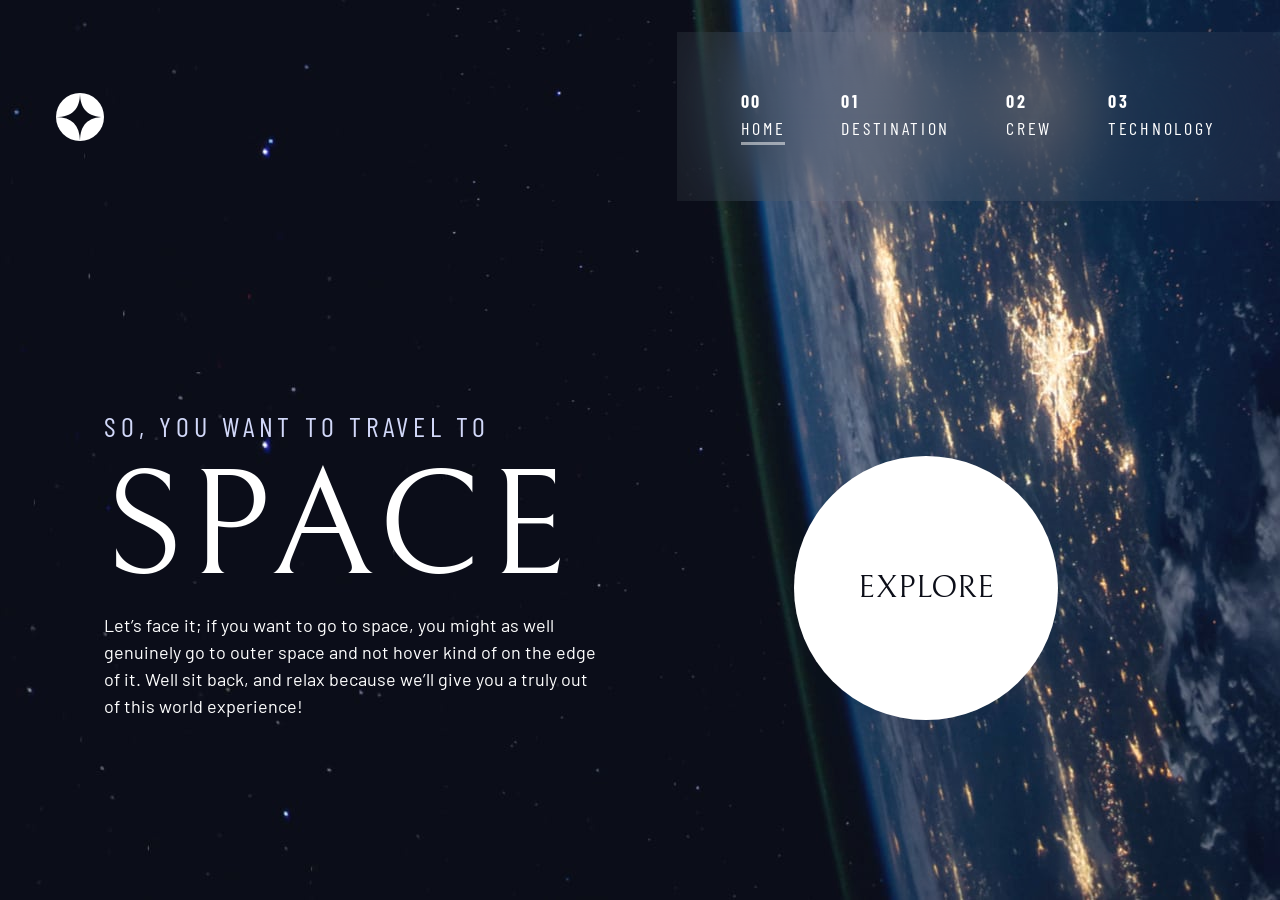
<file: index.html>
<!DOCTYPE html>
<html lang="en">
<head>
  <meta charset="UTF-8">
  <meta name="viewport" content="width=device-width, initial-scale=1.0">

  <link rel="icon" type="image/png" sizes="32x32" href="./assets/favicon-32x32.png">
  <!-- Google fonts -->
  <link rel="preconnect" href="https://fonts.googleapis.com">
  <link rel="preconnect" href="https://fonts.gstatic.com" crossorigin>
  <link href="https://fonts.googleapis.com/css2?family=Barlow+Condensed:wght@400;700&family=Bellefair&family=Barlow:wght@400;700&display=swap"
      rel="stylesheet">
      
  <!-- Our custom CSS -->
  <link rel="stylesheet" href="index.css">
  <title>Frontend Mentor | Space tourism website</title>
  <script src="index.js" defer></script>
</head>
<body class="home">
  
  <header class="primary-header flex">
    <div>
      <img src="./assets/shared/logo.svg" alt="space tourism logo" class="logo">
    </div>
    <button class="mobile-nav-toggle" aria-controls="primary-navigation"><span aria-expanded="false" class="sr-only">Menu</span></button>
    <nav>
        <ul id="primary-navigation" data-visible="false" class="primary-navigation underline-indicators flex">
            <li class="active"><a class="ff-sans-cond uppercase text-white letter-spacing-2" href="index.html"><span>00</span>Home</a></li>
            <li><a class="ff-sans-cond uppercase text-white letter-spacing-2" href="destination.html"><span>01</span>Destination</a></li>
            <li><a class="ff-sans-cond uppercase text-white letter-spacing-2" href="crew.html"><span>02</span>Crew</a></li>
            <li><a class="ff-sans-cond uppercase text-white letter-spacing-2" href="technology.html"><span>03</span>Technology</a></li>
        </ul>
    </nav>
  </header>

  <div class="grid-container grid-container--home">
    <div>
      <h1 class="text-accent fs-500 ff-sans-cond uppercase letter-spacing-1">So, you want to travel to
      <span class=" d-block fs-900 ff-serif text-white">Space</span></h1>
      <p>Let’s face it; if you want to go to space, you might as well genuinely go to 
      outer space and not hover kind of on the edge of it. Well sit back, and relax 
      because we’ll give you a truly out of this world experience! </p>
    </div>
    <div>
      <a href="#" class="large-button uppercase ff-serif fs-600 text-dark bg-white">Explore</a>
    </div>
  </div>

</body>
</html>
</file>
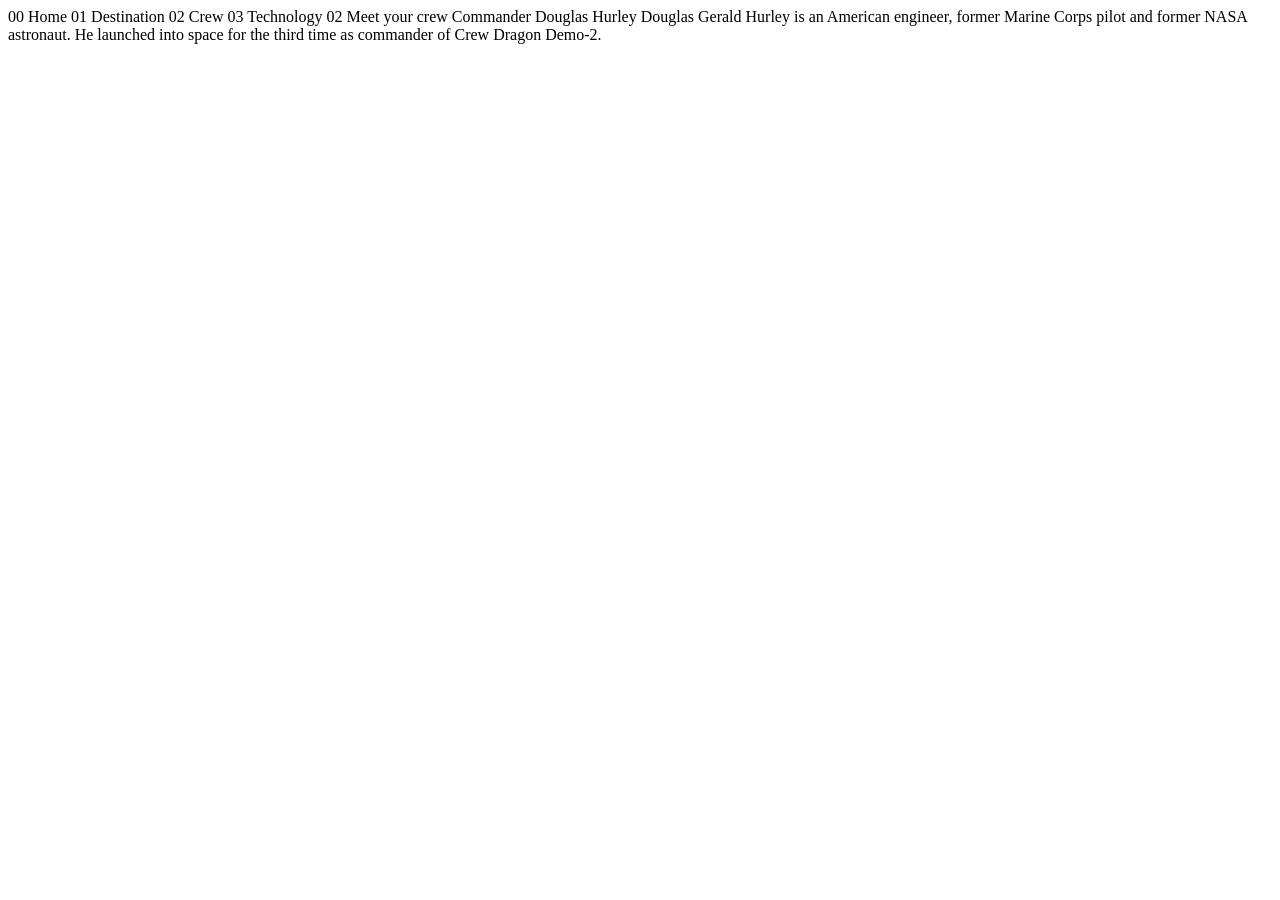
<file: crew-commander.html>
<!DOCTYPE html>
<html lang="en">
<head>
  <meta charset="UTF-8">
  <meta name="viewport" content="width=device-width, initial-scale=1.0">

  <link rel="icon" type="image/png" sizes="32x32" href="./assets/favicon-32x32.png">
  
  <title>Frontend Mentor | Space tourism website</title>
</head>
<body>

  00 Home
  01 Destination
  02 Crew
  03 Technology

  02 Meet your crew

  Commander
  Douglas Hurley

  Douglas Gerald Hurley is an American engineer, former Marine Corps pilot 
  and former NASA astronaut. He launched into space for the third time as 
  commander of Crew Dragon Demo-2.
</body>
</html>
</file>
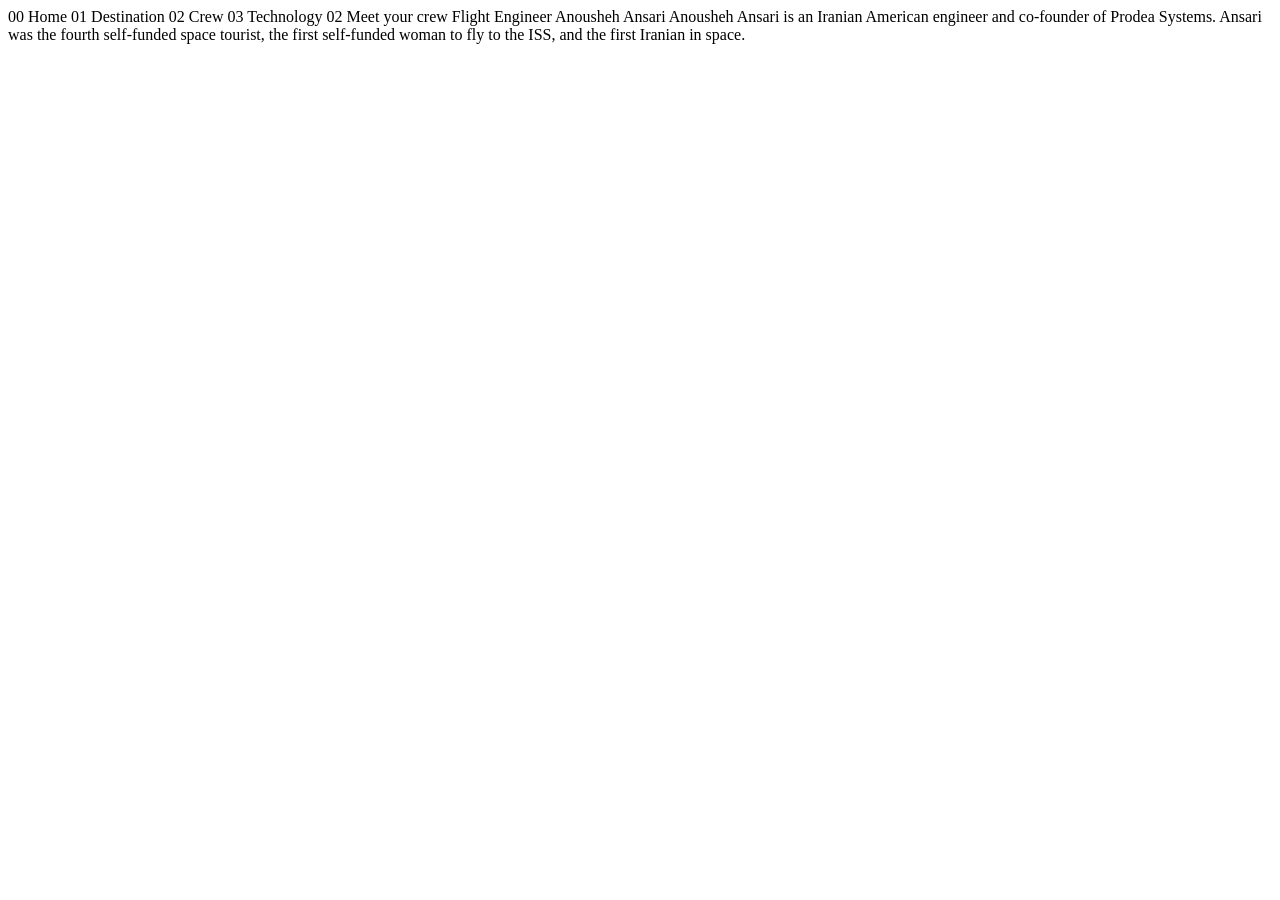
<file: crew-engineer.html>
<!DOCTYPE html>
<html lang="en">
<head>
  <meta charset="UTF-8">
  <meta name="viewport" content="width=device-width, initial-scale=1.0">

  <link rel="icon" type="image/png" sizes="32x32" href="./assets/favicon-32x32.png">
  
  <title>Frontend Mentor | Space tourism website</title>
</head>
<body>

  00 Home
  01 Destination
  02 Crew
  03 Technology

  02 Meet your crew

  Flight Engineer
  Anousheh Ansari

  Anousheh Ansari is an Iranian American engineer and co-founder of Prodea Systems. 
  Ansari was the fourth self-funded space tourist, the first self-funded woman to 
  fly to the ISS, and the first Iranian in space. 
</body>
</html>
</file>
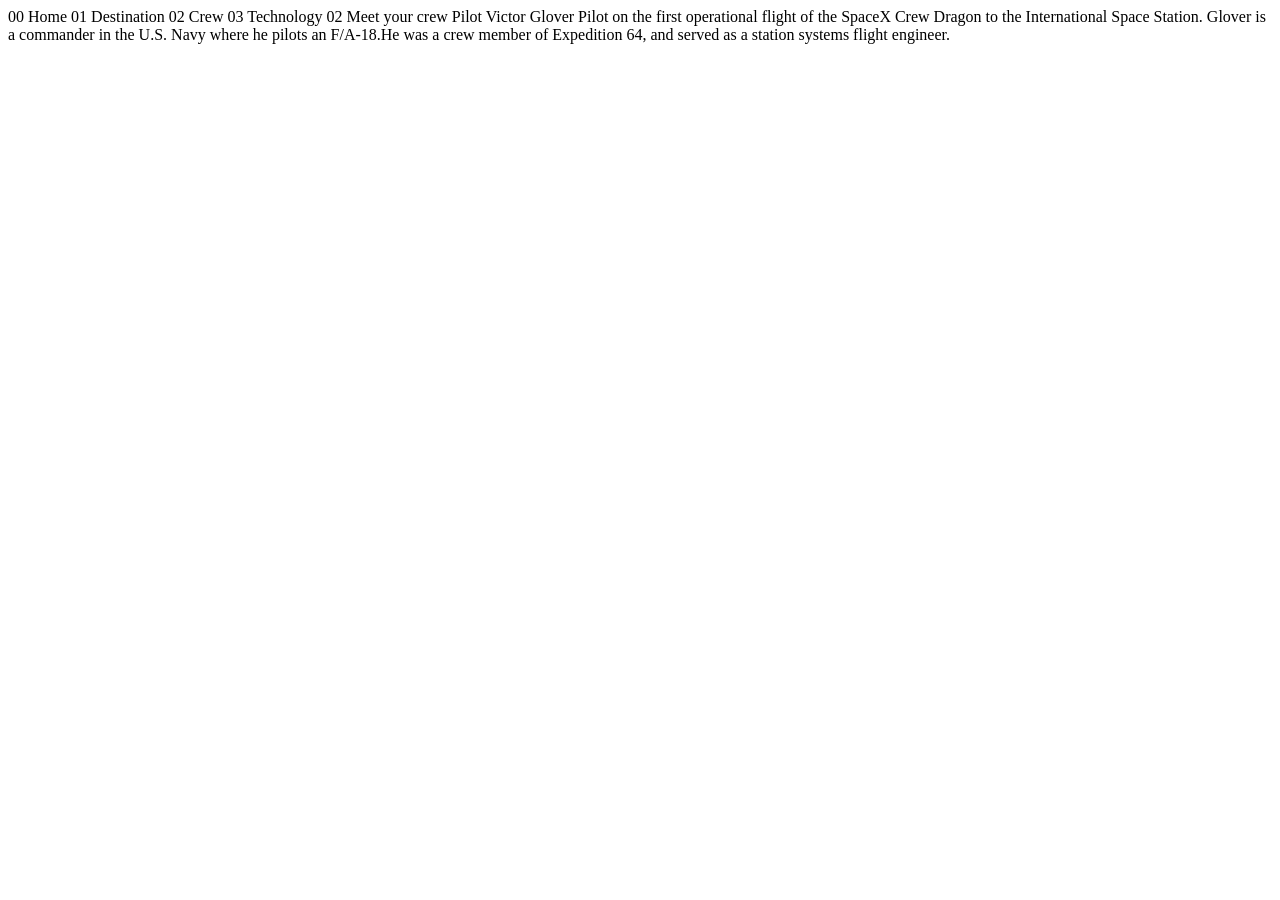
<file: crew-pilot.html>
<!DOCTYPE html>
<html lang="en">
<head>
  <meta charset="UTF-8">
  <meta name="viewport" content="width=device-width, initial-scale=1.0">

  <link rel="icon" type="image/png" sizes="32x32" href="./assets/favicon-32x32.png">
  
  <title>Frontend Mentor | Space tourism website</title>
</head>
<body>

  00 Home
  01 Destination
  02 Crew
  03 Technology

  02 Meet your crew

  Pilot
  Victor Glover

  Pilot on the first operational flight of the SpaceX Crew Dragon to the 
  International Space Station. Glover is a commander in the U.S. Navy where 
  he pilots an F/A-18.He was a crew member of Expedition 64, and served as a 
  station systems flight engineer. 
</body>
</html>
</file>
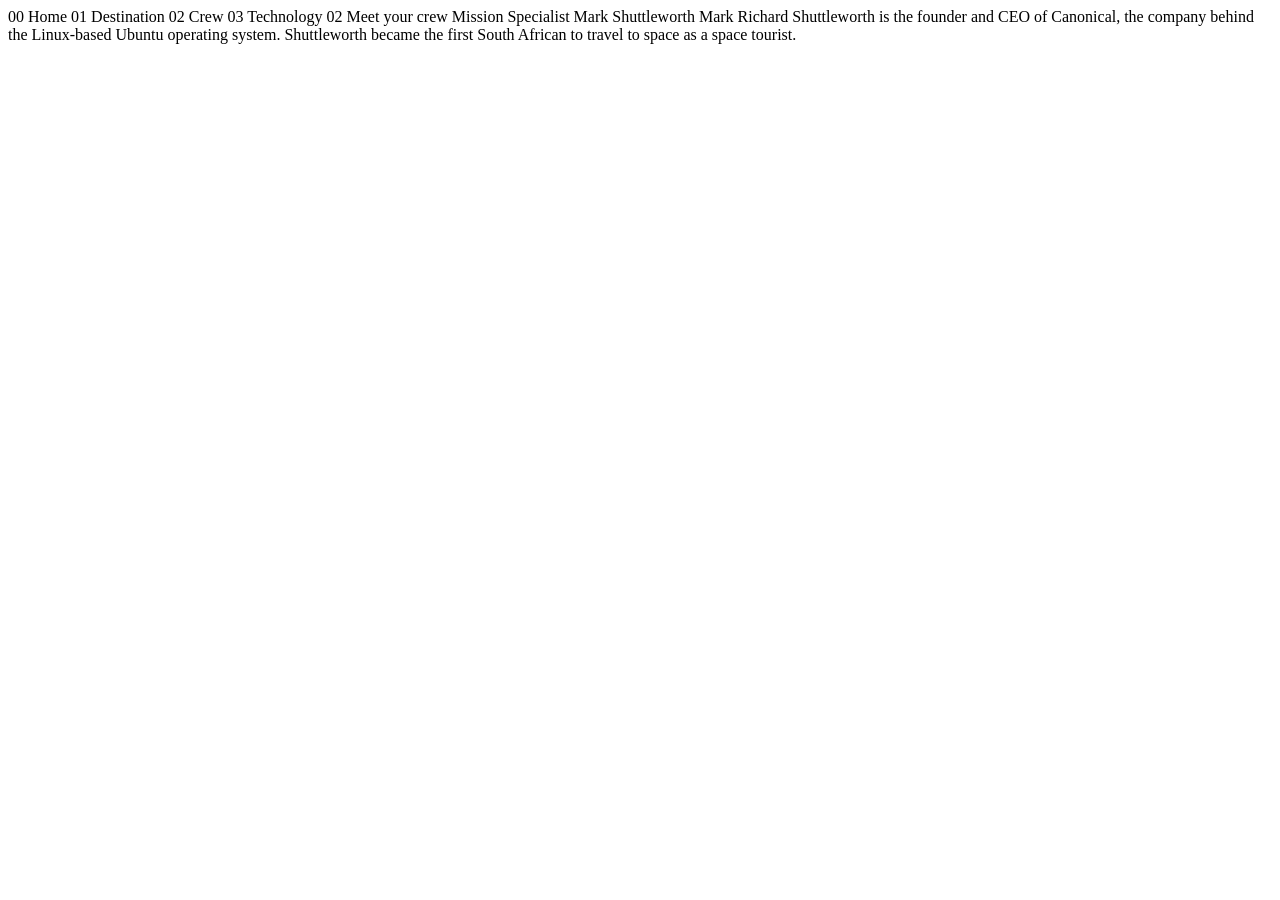
<file: crew-specialist.html>
<!DOCTYPE html>
<html lang="en">
<head>
  <meta charset="UTF-8">
  <meta name="viewport" content="width=device-width, initial-scale=1.0">

  <link rel="icon" type="image/png" sizes="32x32" href="./assets/favicon-32x32.png">
  
  <title>Frontend Mentor | Space tourism website</title>
</head>
<body>

  00 Home
  01 Destination
  02 Crew
  03 Technology

  02 Meet your crew

  Mission Specialist
  Mark Shuttleworth

  Mark Richard Shuttleworth is the founder and CEO of Canonical, the company behind 
  the Linux-based Ubuntu operating system. Shuttleworth became the first South 
  African to travel to space as a space tourist.
</body>
</html>
</file>
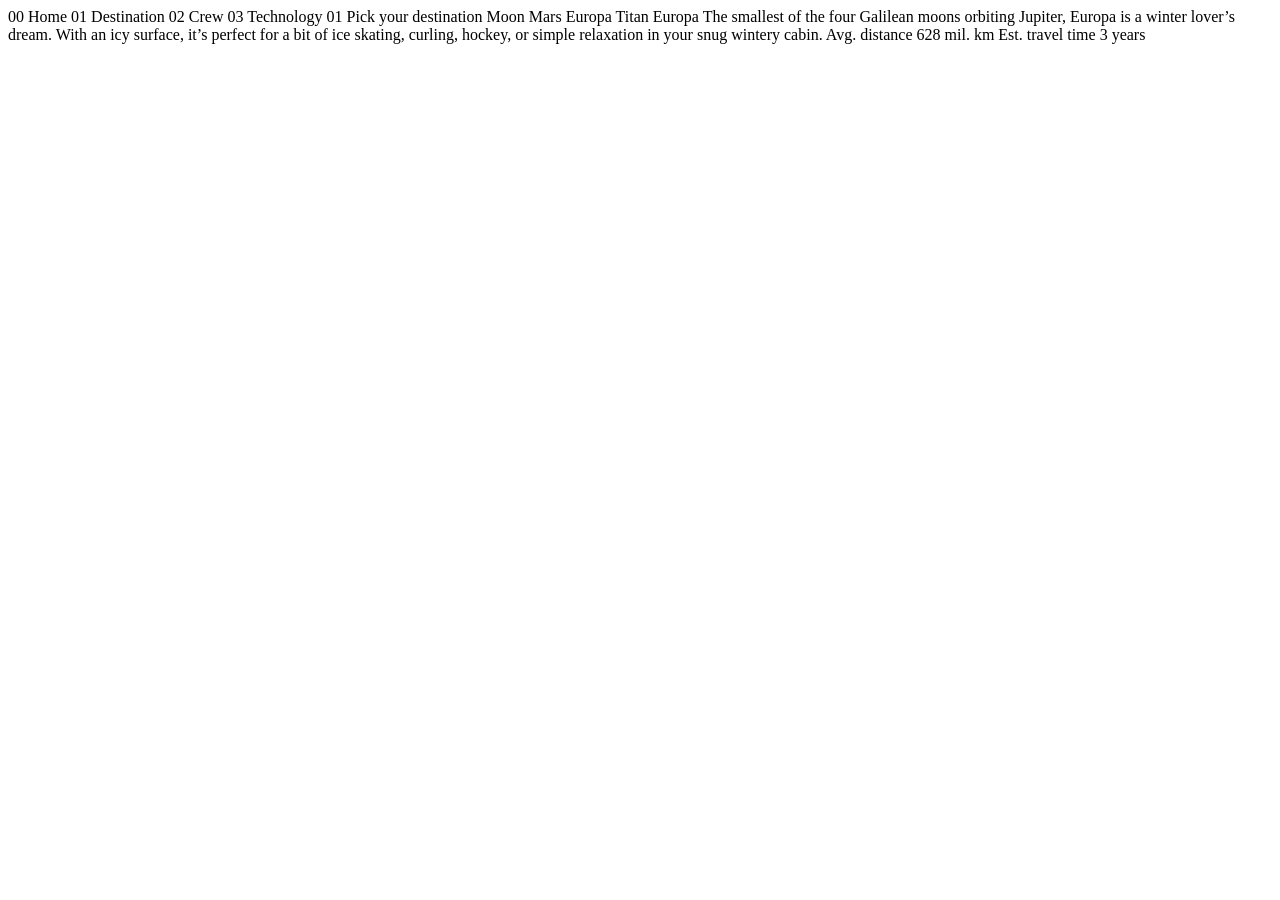
<file: destination-europa.html>
<!DOCTYPE html>
<html lang="en">
<head>
  <meta charset="UTF-8">
  <meta name="viewport" content="width=device-width, initial-scale=1.0">

  <link rel="icon" type="image/png" sizes="32x32" href="./assets/favicon-32x32.png">
  
  <title>Frontend Mentor | Space tourism website</title>
</head>
<body>

  00 Home
  01 Destination
  02 Crew
  03 Technology

  01 Pick your destination

  Moon
  Mars
  Europa
  Titan

  Europa

  The smallest of the four Galilean moons orbiting Jupiter, Europa is a 
  winter lover’s dream. With an icy surface, it’s perfect for a bit of 
  ice skating, curling, hockey, or simple relaxation in your snug 
  wintery cabin.

  Avg. distance
  628 mil. km

  Est. travel time
  3 years
</body>
</html>
</file>
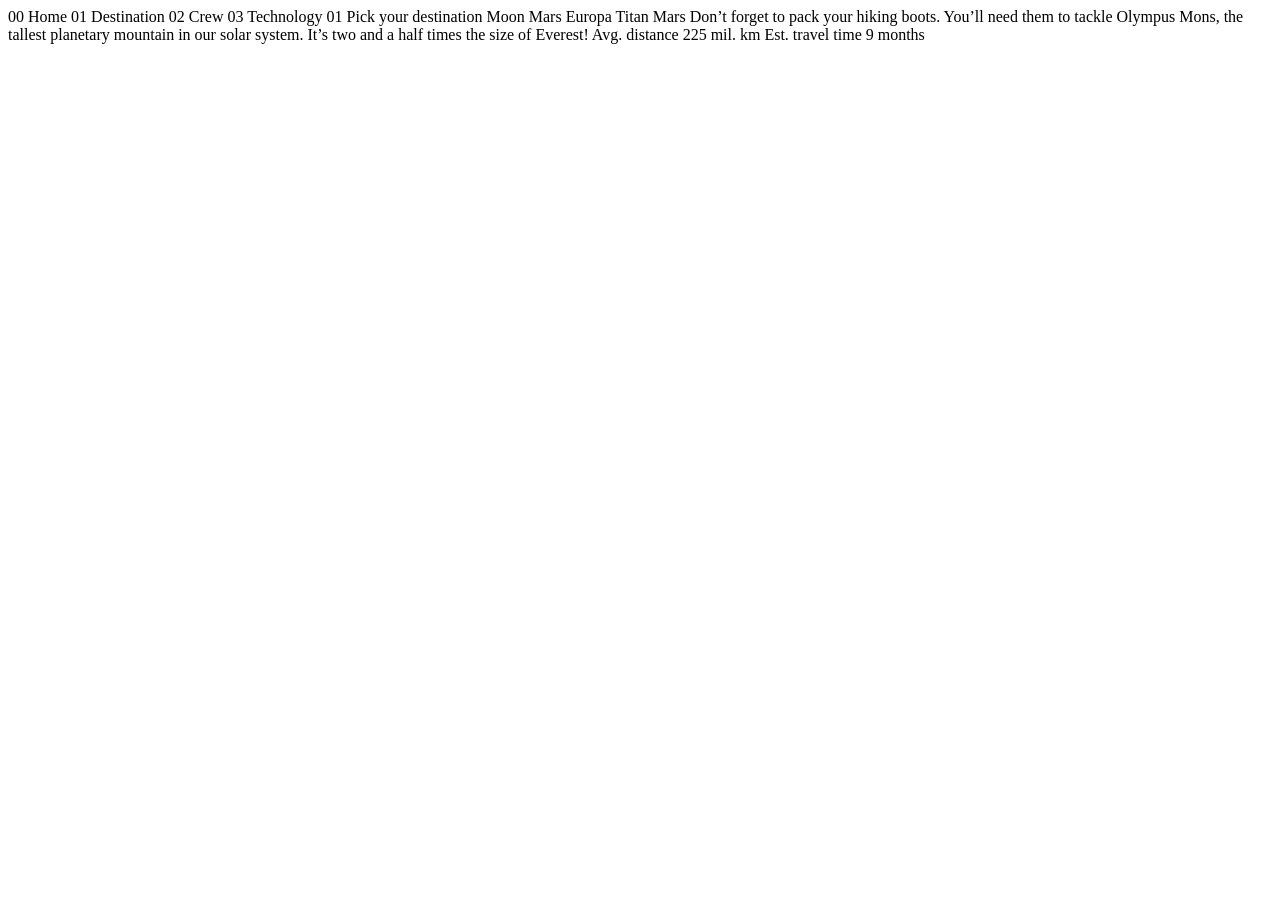
<file: destination-mars.html>
<!DOCTYPE html>
<html lang="en">
<head>
  <meta charset="UTF-8">
  <meta name="viewport" content="width=device-width, initial-scale=1.0">

  <link rel="icon" type="image/png" sizes="32x32" href="./assets/favicon-32x32.png">
  
  <title>Frontend Mentor | Space tourism website</title>
</head>
<body>

  00 Home
  01 Destination
  02 Crew
  03 Technology

  01 Pick your destination

  Moon
  Mars
  Europa
  Titan

  Mars

  Don’t forget to pack your hiking boots. You’ll need them to tackle Olympus Mons, 
  the tallest planetary mountain in our solar system. It’s two and a half times 
  the size of Everest!

  Avg. distance
  225 mil. km

  Est. travel time
  9 months
</body>
</html>
</file>
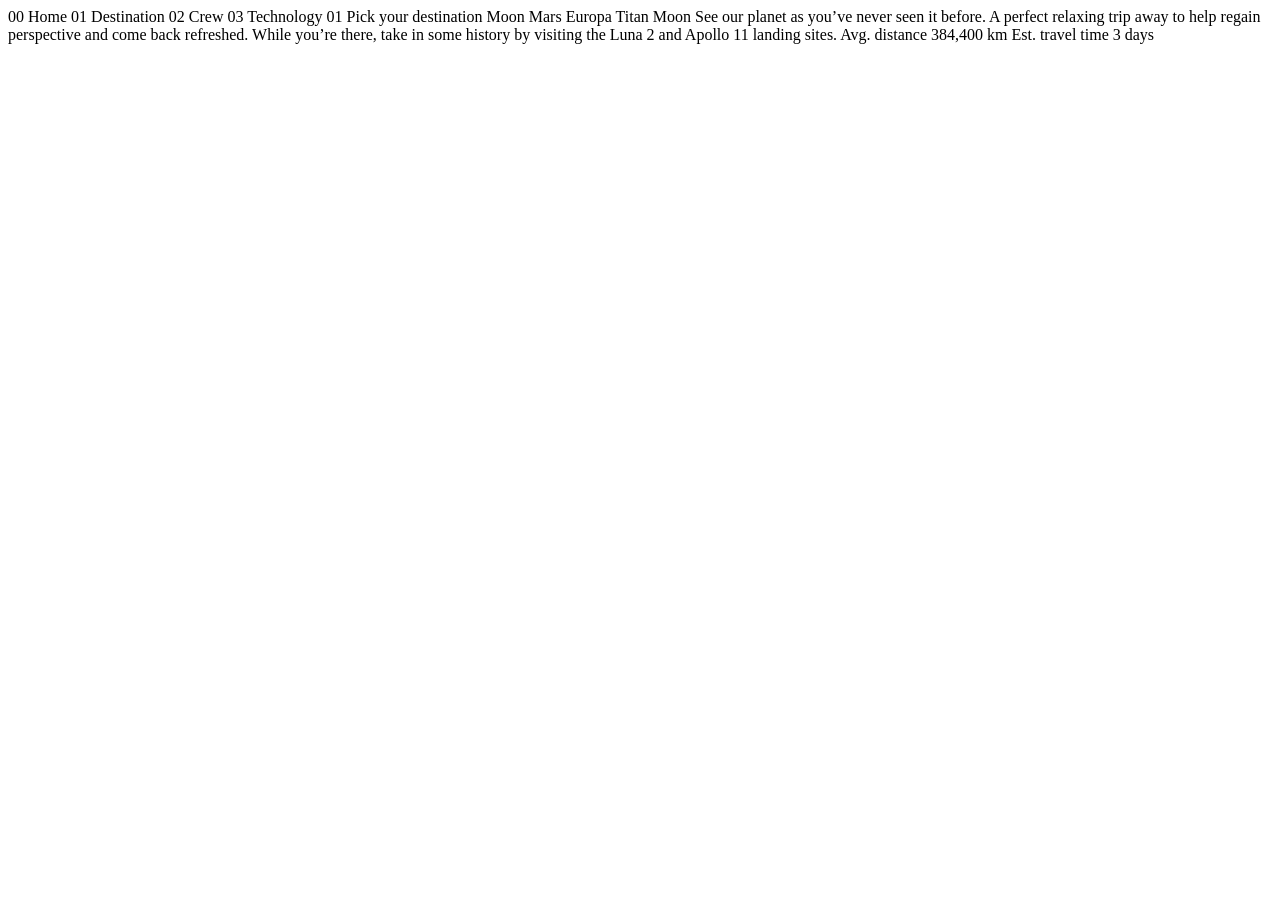
<file: destination-moon.html>
<!DOCTYPE html>
<html lang="en">
<head>
  <meta charset="UTF-8">
  <meta name="viewport" content="width=device-width, initial-scale=1.0">

  <link rel="icon" type="image/png" sizes="32x32" href="./assets/favicon-32x32.png">
  
  <title>Frontend Mentor | Space tourism website</title>
</head>
<body>

  00 Home
  01 Destination
  02 Crew
  03 Technology

  01 Pick your destination

  Moon
  Mars
  Europa
  Titan

  Moon

  See our planet as you’ve never seen it before. A perfect relaxing trip away to help 
  regain perspective and come back refreshed. While you’re there, take in some history 
  by visiting the Luna 2 and Apollo 11 landing sites.

  Avg. distance
  384,400 km

  Est. travel time
  3 days
</body>
</html>
</file>
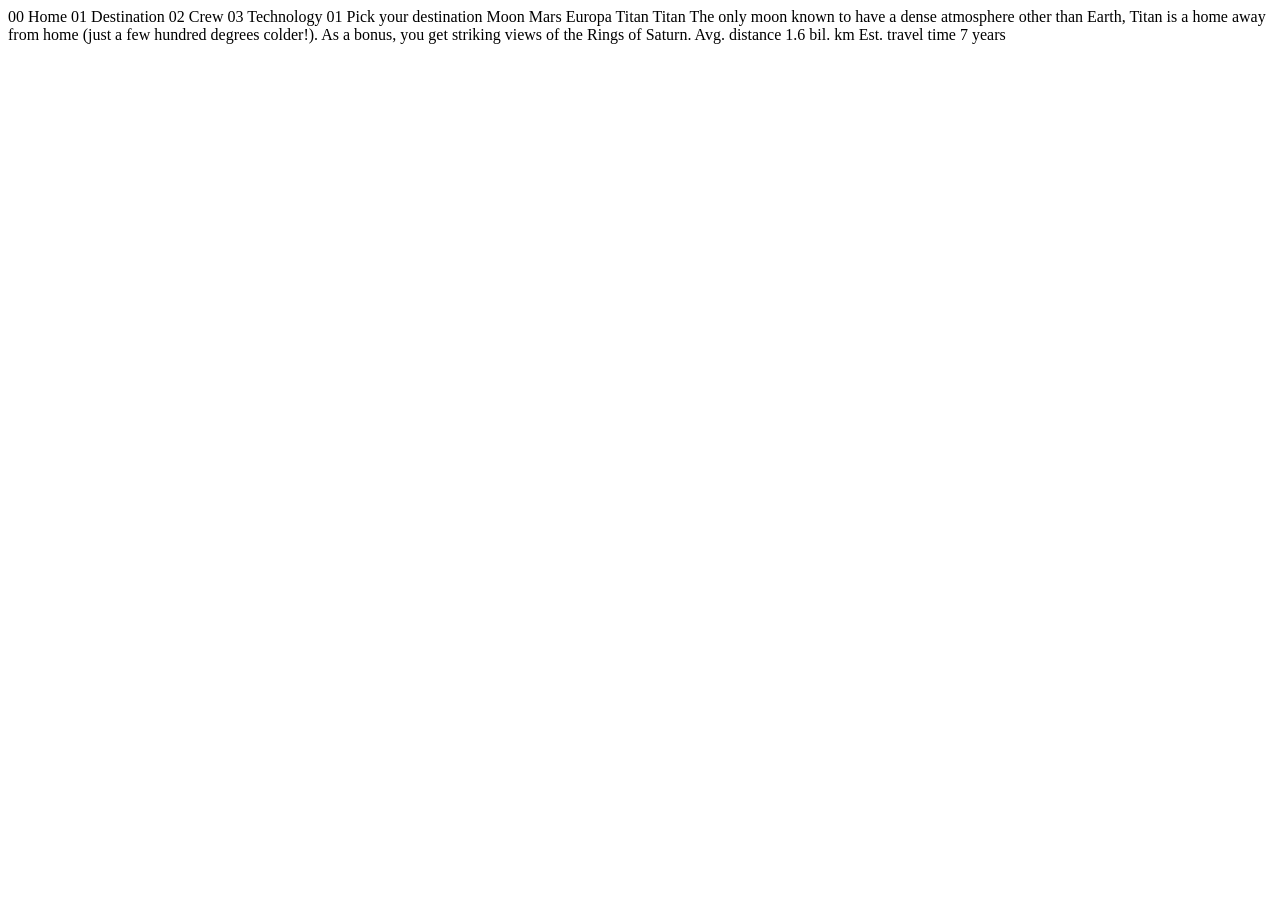
<file: destination-titan.html>
<!DOCTYPE html>
<html lang="en">
<head>
  <meta charset="UTF-8">
  <meta name="viewport" content="width=device-width, initial-scale=1.0">

  <link rel="icon" type="image/png" sizes="32x32" href="./assets/favicon-32x32.png">
  
  <title>Frontend Mentor | Space tourism website</title>
</head>
<body>

  00 Home
  01 Destination
  02 Crew
  03 Technology

  01 Pick your destination

  Moon
  Mars
  Europa
  Titan

  Titan

  The only moon known to have a dense atmosphere other than Earth, Titan 
  is a home away from home (just a few hundred degrees colder!). As a 
  bonus, you get striking views of the Rings of Saturn.

  Avg. distance
  1.6 bil. km

  Est. travel time
  7 years
</body>
</html>
</file>
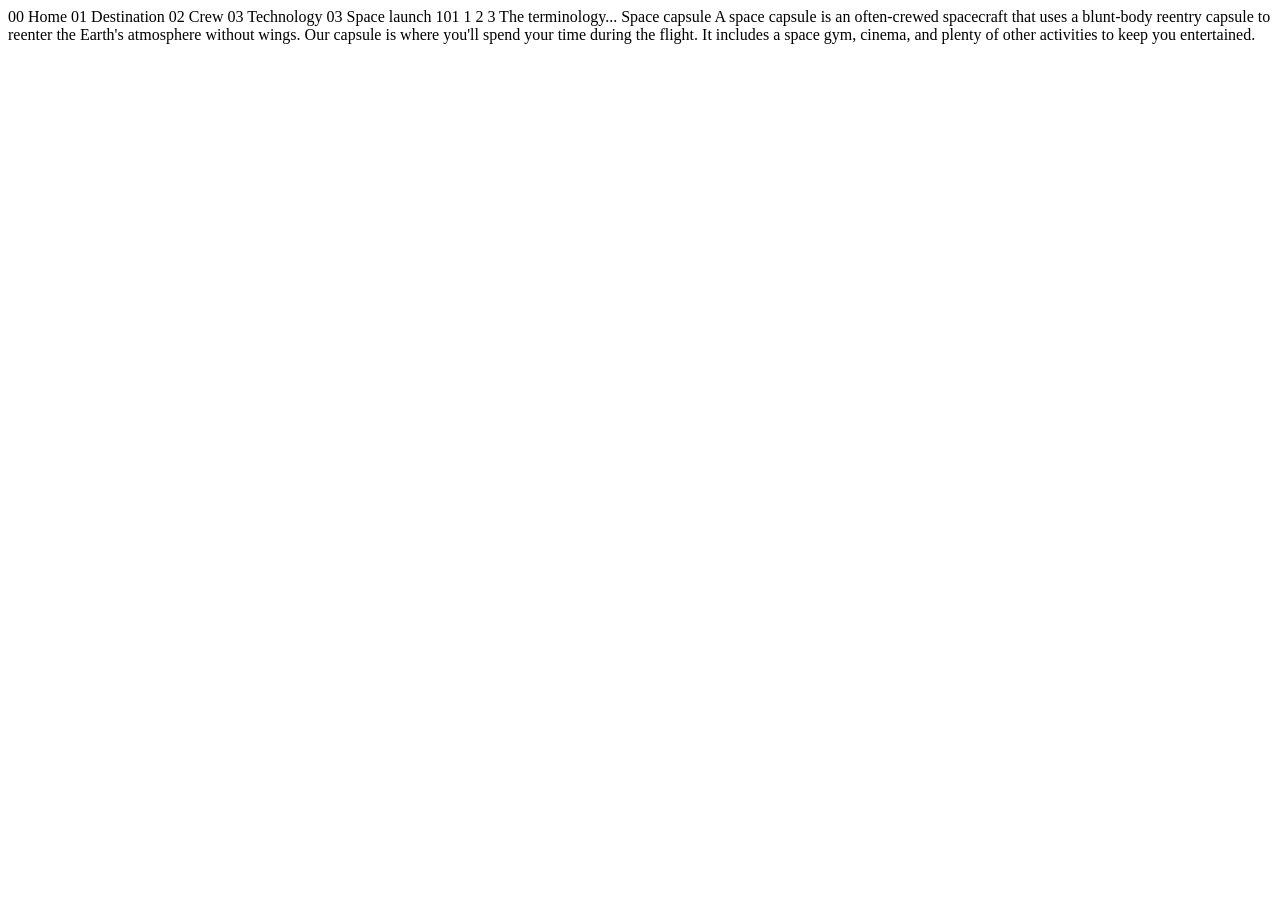
<file: technology-capsule.html>
<!DOCTYPE html>
<html lang="en">
<head>
  <meta charset="UTF-8">
  <meta name="viewport" content="width=device-width, initial-scale=1.0">

  <link rel="icon" type="image/png" sizes="32x32" href="./assets/favicon-32x32.png">
  
  <title>Frontend Mentor | Space tourism website</title>
</head>
<body>

  00 Home
  01 Destination
  02 Crew
  03 Technology

  03 Space launch 101

  1
  2
  3

  The terminology...
  Space capsule

  A space capsule is an often-crewed spacecraft that uses a blunt-body reentry 
  capsule to reenter the Earth's atmosphere without wings. Our capsule is where 
  you'll spend your time during the flight. It includes a space gym, cinema, 
  and plenty of other activities to keep you entertained.
</body>
</html>
</file>
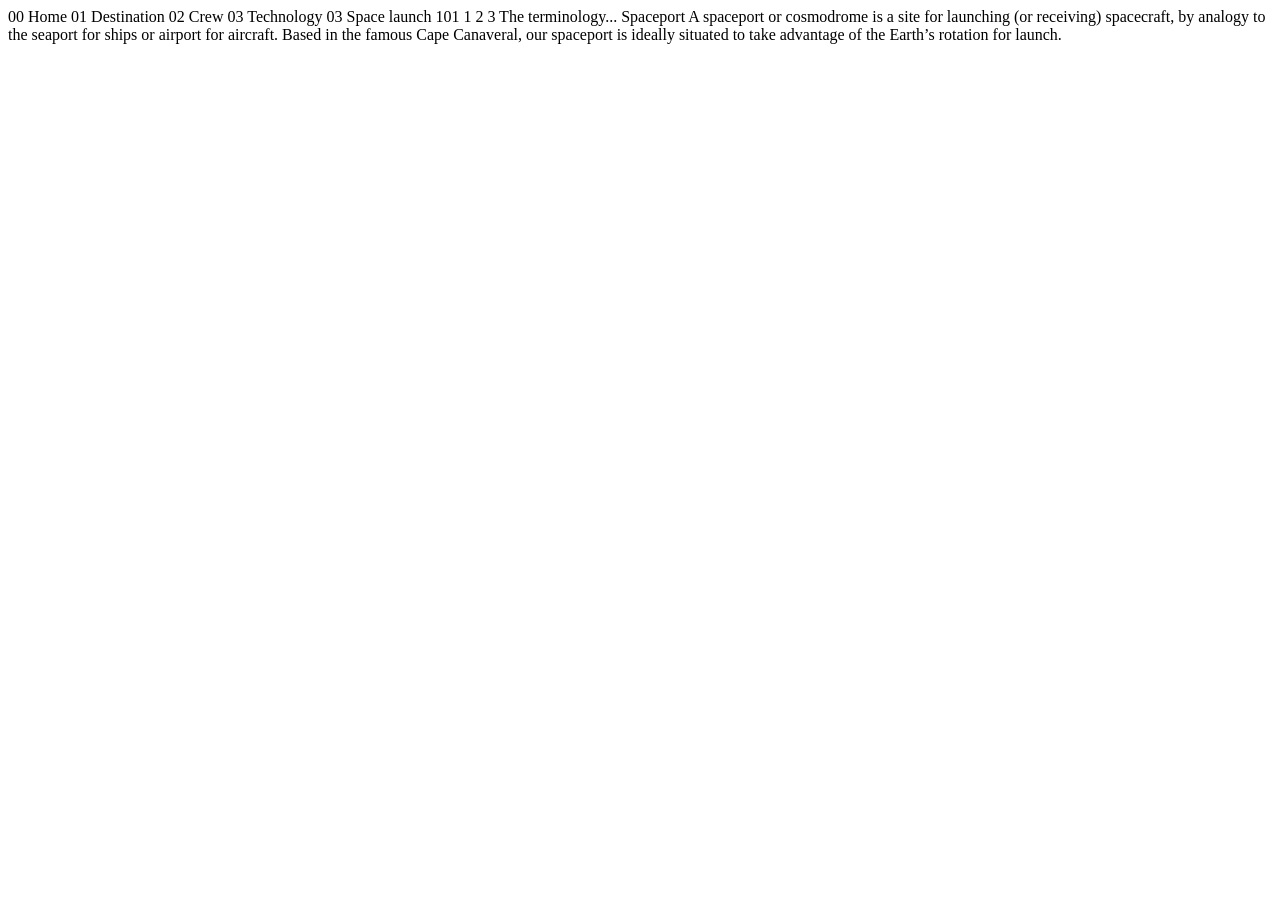
<file: technology-spaceport.html>
<!DOCTYPE html>
<html lang="en">
<head>
  <meta charset="UTF-8">
  <meta name="viewport" content="width=device-width, initial-scale=1.0">

  <link rel="icon" type="image/png" sizes="32x32" href="./assets/favicon-32x32.png">
  
  <title>Frontend Mentor | Space tourism website</title>
</head>
<body>

  00 Home
  01 Destination
  02 Crew
  03 Technology

  03 Space launch 101

  1
  2
  3

  The terminology...
  Spaceport

  A spaceport or cosmodrome is a site for launching (or receiving) spacecraft, 
  by analogy to the seaport for ships or airport for aircraft. Based in the 
  famous Cape Canaveral, our spaceport is ideally situated to take advantage 
  of the Earth’s rotation for launch.
</body>
</html>
</file>
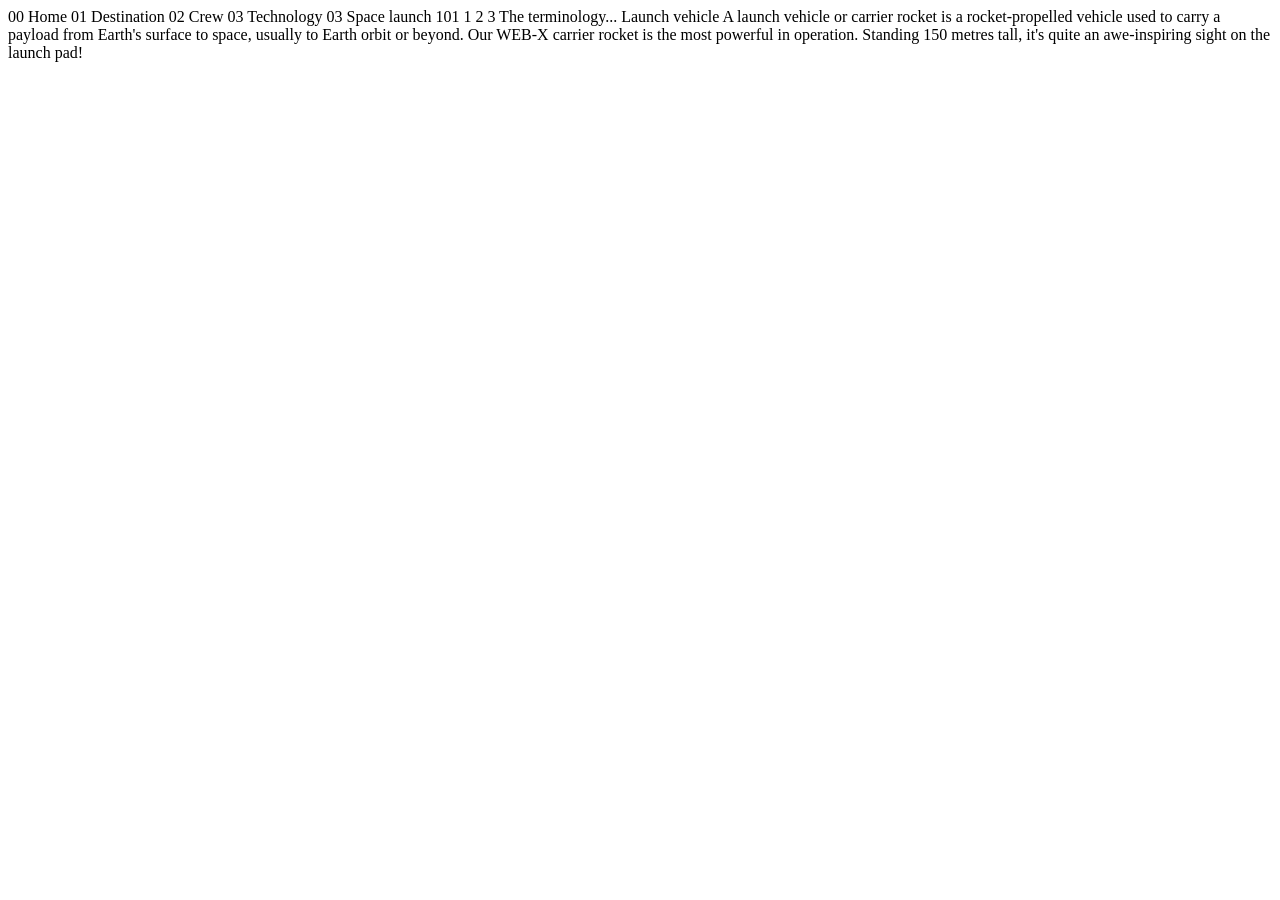
<file: technology-vehicle.html>
<!DOCTYPE html>
<html lang="en">
<head>
  <meta charset="UTF-8">
  <meta name="viewport" content="width=device-width, initial-scale=1.0">

  <link rel="icon" type="image/png" sizes="32x32" href="./assets/favicon-32x32.png">
  
  <title>Frontend Mentor | Space tourism website</title>
</head>
<body>

  00 Home
  01 Destination
  02 Crew
  03 Technology

  03 Space launch 101

  1
  2
  3

  The terminology...
  Launch vehicle

  A launch vehicle or carrier rocket is a rocket-propelled vehicle used to carry a 
  payload from Earth's surface to space, usually to Earth orbit or beyond. Our 
  WEB-X carrier rocket is the most powerful in operation. Standing 150 metres tall, 
  it's quite an awe-inspiring sight on the launch pad!
</body>
</html>
</file>
<file: index.css>
/* ------------------- */
/* Custom properties   */
/* ------------------- */

:root {
    /* colors */
    --clr-dark: 230 35% 7%;
    --clr-light: 231 77% 90%;
    --clr-white: 0 0% 100%;
    
    /* font-sizes */
    --fs-900: clamp(5rem, 8vw + 1rem, 9.375rem);
    --fs-800: 3.5rem;
    --fs-700: 1.5rem;
    --fs-600: 1rem;
    --fs-500: 1.75rem;
    --fs-400: 0.9375rem;
    --fs-300: 1rem;
    --fs-200: 0.875rem;
    
    /* font-families */
    --ff-serif: "Bellefair", serif;
    --ff-sans-cond: "Barlow Condensed", sans-serif;
    --ff-sans-normal: "Barlow", sans-serif;
}

@media (min-width: 35em) {
    :root {
        --fs-900: 9.375rem;
        --fs-800: 5rem;
        --fs-700: 2.5rem;
        --fs-600: 1.5rem;
        --fs-400: 1rem;
    }
}

@media (min-width: 45em) {
    :root {
        /* font-sizes */
        --fs-800: 6.25rem;
        --fs-700: 3.5rem;
        --fs-600: 2rem;
        --fs-400: 1.125rem;
    }
}


/* ------------------- */
/* Reset               */
/* ------------------- */

/* https://piccalil.li/blog/a-modern-css-reset/ */

/* Box sizing */
*,
*::before,
*::after {
    box-sizing: border-box;
}

/* Reset margins */
body,
h1,
h2,
h3,
h4,
h5,
p,
figure,
picture {
    margin: 0; 
}

h1,
h2,
h3,
h4,
h5,
h6,
p {
    font-weight: 400;
}

/* set up the body */
body {
    font-family: var(--ff-sans-normal);
    font-size: var(--fs-400);
    color: hsl( var(--clr-white) );
    background-color: hsl( var(--clr-dark) );
    line-height: 1.5;
    min-height: 100vh;
    display: grid;
    grid-template-rows: min-content 1fr;
    overflow-x: hidden;
}

/* make images easier to work with */
img,
picutre {
    max-width: 100%;
    display: block;
}

/* make form elements easier to work with */
input,
button,
textarea,
select {
    font: inherit;
}

/* remove animations for people who've turned them off */
@media (prefers-reduced-motion: reduce) {  
  *,
  *::before,
  *::after {
    animation-duration: 0.01ms !important;
    animation-iteration-count: 1 !important;
    transition-duration: 0.01ms !important;
    scroll-behavior: auto !important;
  }
}


/* ------------------- */
/* Utility classes     */
/* ------------------- */

/* general */

.flex {
    display: flex;
    gap: var(--gap, 1rem);
}


.d-block{
    display: block;
}

.flow > *:where(:not(:first-child)) {
    margin-top: var(--flow-space, 1rem);
}

.flow > *:where(:is(:last-child)) {
    margin-top: var(--flow-space, 2rem);
}

.card

.grid {
    display: grid;
    gap: var(--gap, 1rem);
}

.container {
    padding-inline: 2em;
    margin-inline: auto;
    max-width: 80rem;
}

.grid-container * {
    max-width: 50ch;
}

.grid-container{
    text-align: center;
    display: grid;
    place-items: center;
    padding-inline: 1rem;
}

@media (min-width: 45rem){
    .grid-container{
    text-align: left;
    grid-template-columns: minmax(2em, 1fr) repeat(2, minmax(0px, 40rem)) minmax(2em, 1fr);
    column-gap: var(--container-gap, 2rem);
    }
    .grid-container > *:first-child {
        grid-column: 2;
    }

    .grid-container--home {
        padding-bottom: max(6rem, 20vh);
        align-items: end;
    }
    
    .grid-container > *:last-child {
        grid-column: 3;
    }
}

.sr-only {
  position: absolute; 
  width: 1px;
  height: 1px;
  padding: 0;
  margin: -1px; 
  overflow: hidden;
  clip: rect(0, 0, 0, 0);
  white-space: nowrap; /* added line */
  border: 0;
}

/* colors */

.bg-dark { background-color: hsl( var(--clr-dark) );}
.bg-accent { background-color: hsl( var(--clr-light) );}
.bg-white { background-color: hsl( var(--clr-white) );}

.text-dark { color: hsl( var(--clr-dark) );}
.text-accent { color: hsl( var(--clr-light) );}
.text-white { color: hsl( var(--clr-white) );}

/* typography */

.ff-serif { font-family: var(--ff-serif); } 
.ff-sans-cond { font-family: var(--ff-sans-cond); } 
.ff-sans-normal { font-family: var(--ff-sans-normal); } 

.letter-spacing-1 { letter-spacing: 4.75px; } 
.letter-spacing-2 { letter-spacing: 2.7px; } 
.letter-spacing-3 { letter-spacing: 2.35px; } 

.uppercase { text-transform: uppercase; }

.fs-900 { font-size: var(--fs-900); }
.fs-800 { font-size: var(--fs-800); }
.fs-700 { font-size: var(--fs-700); }
.fs-600 { font-size: var(--fs-600); }
.fs-500 { font-size: var(--fs-500); }
.fs-400 { font-size: var(--fs-400); }
.fs-300 { font-size: var(--fs-300); }
.fs-200 { font-size: var(--fs-200); }

.fs-900,
.fs-800,
.fs-700,
.fs-600 {
    line-height: 1.1;
}

.numbered-title{
    font-family:  var(--ff-sand-cond);
    font-size: var(--fs-500);
    text-transform: uppercase;
    letter-spacing: 4.72px;
}

.numbered-title span {
    margin-right: .5em;
    font-weight: 700;
    color: hsl( var(--clr-white) /0.25)
}

/* ------------------- */
/* Components          */
/* ------------------- */

.large-button{
    font-size: 2rem;
    position: relative;
    aspect-ratio: 1;
    border-radius: 50%;
    display: inline-grid;
    z-index: 1;
    padding: 0 2em;
    place-items: center;
    text-decoration: none;
}

.large-button::after{
    content: '';
    position: absolute;
    z-index: -1;
    background: hsl( var(--clr-white) /.15 );
    width: 100%;
    height: 100%;
    border-radius: inherit;
    transition: opacity 500ms linear, transform 750ms ease-in-out;
}

.large-button:hover::after,
.large-button:hover::after {
    opacity: 1;
    transform: scale(1.5);
}

/* primary header */


.logo {
    margin: 3rem clamp(1.5rem, 5vw, 3.5rem);
}

.primary-header {
    justify-content: space-between;
    align-items: center;
}

.primary-navigation{
    --gap: clamp(1.5rem, 5vw, 3.5rem);
    --underline-gap: 2rem;
    list-style: none;
    padding: 3.5rem 0 3.5rem 0;
    background: hsl( var(--clr-white) / 0.05);
    backdrop-filter: blur(2.5rem);
    margin: 0;   
}

.primary-navigation a {
    text-decoration: none;
}

.primary-navigation a > span {
    font-weight: 700;
    margin-right: .5em;
}

.mobile-nav-toggle{
    display: none;
}

@media (min-width: 35em)  {
    .primary-navigation {
        padding-inline: clamp(3rem, 5vw, 7rem);
    }
    
    .primary-navigation a > span {
        display: none;
    }
}


@media (min-width: 45em){
    .primary-navigation {
        margin-block: 2rem;
    }
    .primary-navigation a > span {
        display: block;
    }
}

@media (max-width: 35rem){
    .primary-navigation{
        --underline-gap: .5rem;
        position: fixed;
        z-index: 1000;
        inset: 0 0 0 30%;
        list-style: none;
        padding: min(6rem, 20vh) 2rem;
        margin: 0;
        flex-direction:column;
        transform: translateX(100%);
        transition: transform 500ms ease-in-out;
    }
    
    .mobile-nav-toggle[aria-expanded="true"]{
        background-image: url(./assets/shared/icon-close.svg);
    }

    .mobile-nav-toggle:focus-visible{
        outline: 5px solid red;
        outline-offset: 5px;
    }

    .primary-navigation li {
        padding: 2rem 0 2rem 0; 
    }

    .primary-navigation.underline-indicators > .active {
         border: 0;   
    }

    .primary-navigation[data-visible="true"] {
        transform: translateX(0);
    }

    .mobile-nav-toggle {
        display: block;
        position: absolute;
        z-index: 2000;
        right: 1rem;
        top: 2rem;
        background: transparent;
        background-image: url(./assets/shared/icon-hamburger.svg);
        background-repeat: no-repeat;
        width: 1.5rem;
        aspect-ratio: 1;
        border: 0;
        background-position: center;
    }
}

.primary-navigation li:hover{
    border-bottom: .2rem solid hsl(var(--clr-white) /.5);
}

.large-button-active {
    margin-top: 8rem;
    position: relative;
    aspect-ratio: 1;
    border-radius: 50%;
    display: grid;
    z-index: 1;
    padding: 0 2em;
    place-items: center;
    text-decoration: none;
}

.large-button-active::after{
    content: '';
    position: absolute;
    z-index: -1;
    background: hsl( var(--clr-white) /.15 );
    width: 150%;
    height: 150%;
    border-radius: inherit;
}





.underline-indicators > button {
    cursor: pointer;
    padding: var(--underline-gap, 1rem) 0;
    border: 0;
    border-bottom: .2rem solid hsl(var(--clr-white) /0);
}

.underline-indicators > button :hover,
.underline-indicators > button :focus {
    padding: var(--underline-gap, 1rem) 0;
    border-bottom: .2rem solid hsl(var(--clr-white) /.5);
}

.underline-indicators > button:hover,
.underline-indicators > button:focus {
    padding: var(--underline-gap, 1rem) 0;
    border-bottom: .2rem solid hsl(var(--clr-white) /.5);
}


.underline-indicators > .active,
.underline-indicators > [aria-selected="true"] {
    color:hsl( var(--clr-white) );
    border-bottom: .2rem solid hsl(var(--clr-white) /.5);
}

.tab-list {
    --gap: 2rem;
}

.dot-indicators > *{
    cursor: pointer;
    border: 0;
    border-radius: 50%;
    aspect-ratio: 1;
    padding: 0.5rem;
    background-color: hsl( var(--clr-white) /0.25);
}

.dot-indicators > button:hover,
.dot-indicators > button:focus {
    background-color: hsl( var(--clr-white) / .5);
}

.dot-indicators > [aria-selected="true"] {
    background-color: hsl( var(--clr-white) / 1); 
}

.number-indicators > *{
    cursor: pointer;
    border: solid hsl( var(--clr-white) / .5);
    border-radius: 50%;
    aspect-ratio: 1;
    padding: 0.1rem;
    background-color: hsl( var(--clr-dark) /0.25);
    height: 80px;
    width: 80px;
    margin: 0 auto;
}

.number-indicators > .active{
    background-color: hsl( var(--clr-white));
    color: hsl(var(--clr-dark) /.5);
}

.number-indicators > button:hover,
.number-indicators > button:focus
{
    border: none;
    background-color: hsl( var(--clr-white) / 0.5);
    color: hsl(var(--clr-dark) /.5);
}

/* ------------- */
/* backgrounds   */
/* ------------- */

body {
    background-size: cover;
    background-position: bottom center;
}

/* home */

.home{
    background-image: url(./assets/home/background-home-mobile.jpg);
}

@media(min-width: 35rem) {
    .home{
        background-position: center center;
        background-image: url(./assets/home/background-home-tablet.jpg);
    }
}

@media(min-width: 45rem) {
    .home{
        background-image: url(./assets/home/background-home-desktop.jpg);
    }
}
</file>
